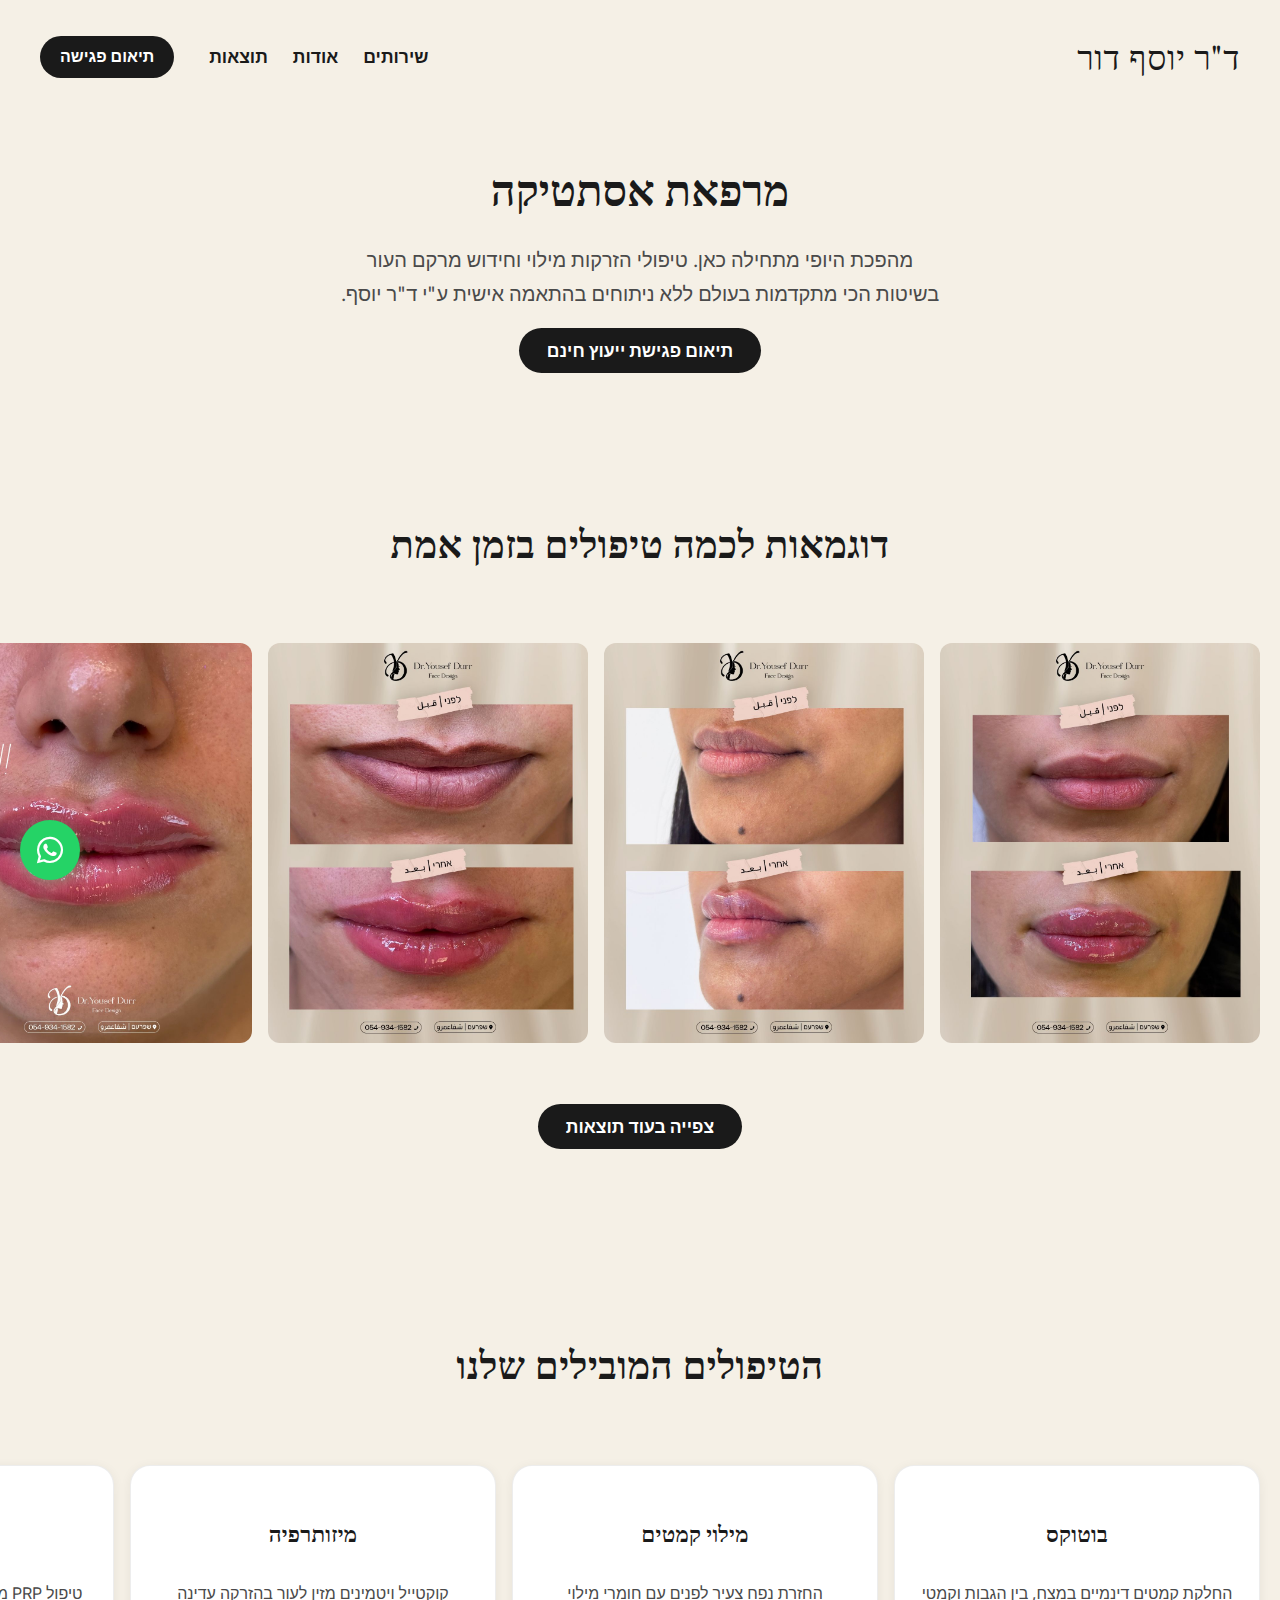
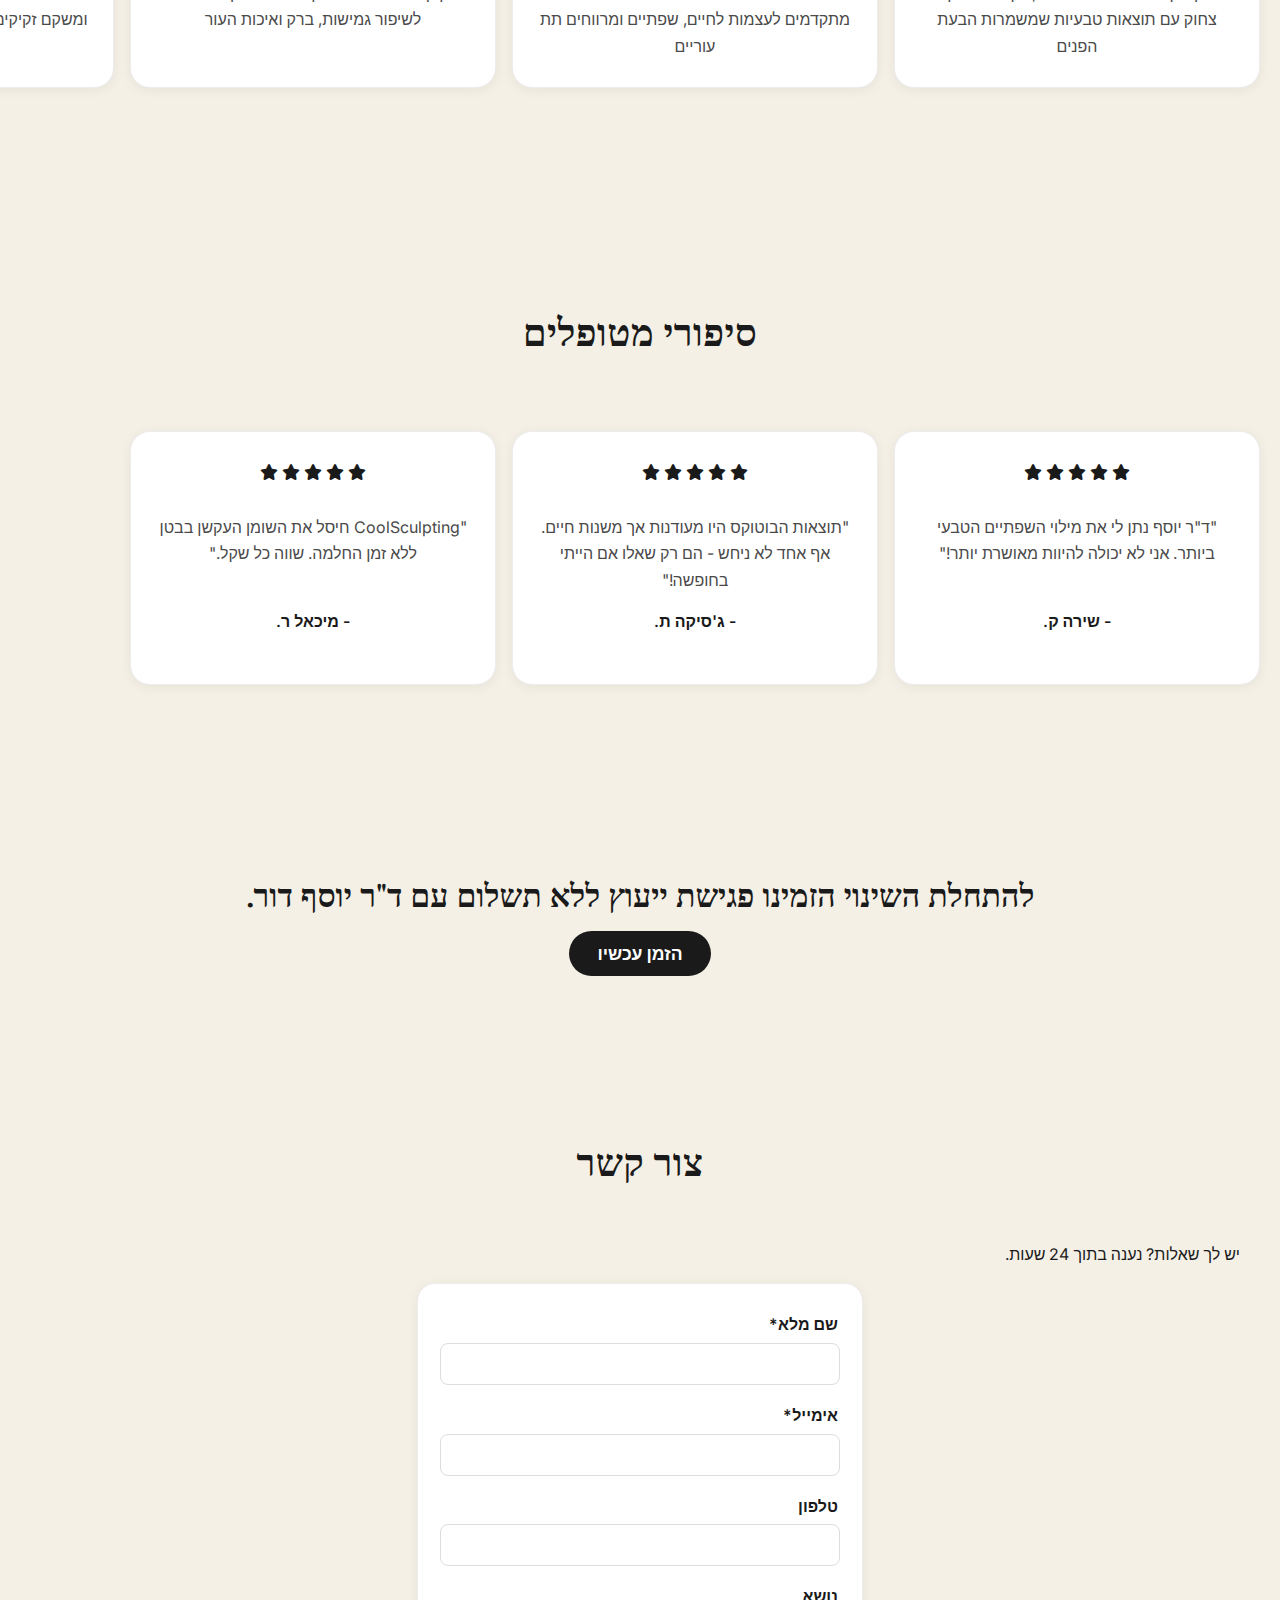
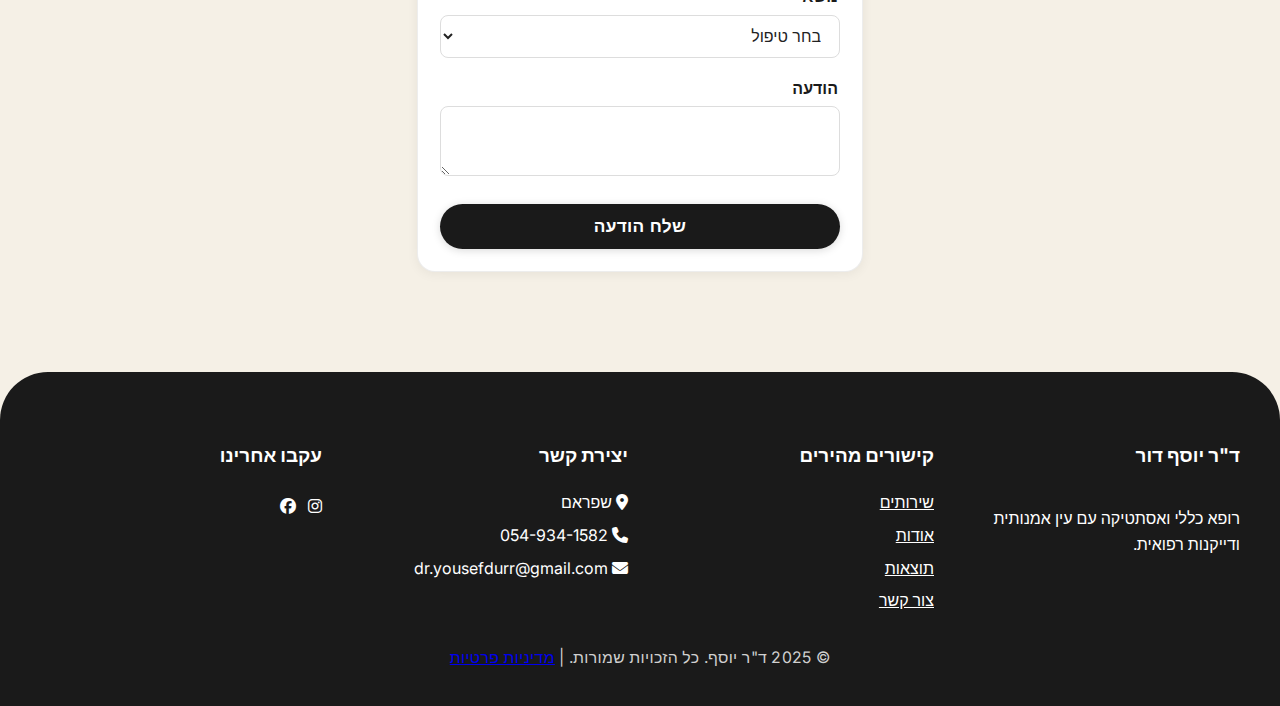
<file: index.html>
<!DOCTYPE html>
<html lang="he" dir="rtl">
<head>
    <meta charset="UTF-8">
    <meta name="viewport" content="width=device-width, initial-scale=1.0">
    <title>ד"ר יוסף | מומחה לאסתטיקה קוסמטית</title>
    <link rel="stylesheet" href="https://cdnjs.cloudflare.com/ajax/libs/font-awesome/6.4.0/css/all.min.css">
    <link rel="stylesheet" href="style.css">
    <link rel="preconnect" href="https://fonts.googleapis.com">
    <link rel="preconnect" href="https://fonts.googleapis.com">
    <link rel="preconnect" href="https://fonts.gstatic.com" crossorigin>
    <link href="https://fonts.googleapis.com/css2?family=EB+Garamond:ital,wght@0,400..800;1,400..800&family=Playfair+Display:ital,wght@0,400..900;1,400..900&family=Inter:wght@300;400;500;600;700&display=swap" rel="stylesheet">
</head>
<body>
    <script src="script.js"></script>
    <!-- Header & Hero -->
    <header>
        <div class="container">
            <nav>
                <div class="logo"><h1> ד"ר יוסף דור</h1> </div>
                <div class="nav-links">
                    <a href="#services">שירותים</a>
                    <a href="#about">אודות</a>
                    <a href="#gallery">תוצאות</a>
                    <a href="#contact" class="btn">תיאום פגישה</a>
                </div>
            </nav>
            <!-- Mobile Hero Image Start -->
            <img src="./pics/newlogo5.11.jpeg" alt="מרפאת אסתטיקה" class="hero-img-mobile">
            <!-- Mobile Hero Image End -->
            <div class="hero-content">
                <h1>מרפאת אסתטיקה</h1>
                <p>מהפכת היופי מתחילה כאן. 
                    טיפולי הזרקות מילוי וחידוש מרקם העור בשיטות הכי מתקדמות בעולם ללא ניתוחים בהתאמה אישית ע"י ד"ר יוסף.
                </p>
                <a href="#contact" class="btn">תיאום פגישת ייעוץ חינם</a>
            </div>
        </div>
    </header>

    <!-- Before & After Gallery -->
    <section class="gallery" id="gallery">
        <div class="container">
            <h2 class="section-title"> דוגמאות לכמה טיפולים בזמן אמת</h2>
        </div>
        <div class="gallery-grid">
                <div class="gallery-item">
                    <img src="pics/WhatsApp%20Image%202025-09-22%20at%2012.29.37%20PM%20(1).jpeg" alt="תוצאות טיפול">
                </div>
                <div class="gallery-item">
                    <img src="pics/WhatsApp%20Image%202025-09-22%20at%2012.29.37%20PM%20(2).jpeg" alt="תוצאות טיפול">
                </div>
                <div class="gallery-item">
                    <img src="pics/WhatsApp%20Image%202025-09-22%20at%2012.29.38%20PM.jpeg" alt="תוצאות טיפול">
                </div>
                <div class="gallery-item">
                    <img src="pics/WhatsApp%20Image%202025-09-22%20at%2012.30.01%20PM.jpeg" alt="תוצאות טיפול">
                </div>
                <div class="gallery-item">
                    <img src="pics/WhatsApp%20Image%202025-09-22%20at%2012.31.25%20PM.jpeg" alt="תוצאות טיפול">
                </div>
                <div class="gallery-item">
                    <img src="pics/WhatsApp%20Image%202025-09-22%20at%2012.31.25%20PM%20(1).jpeg" alt="תוצאות טיפול">
                </div>
                <div class="gallery-item">
                    <img src="pics/WhatsApp%20Image%202025-09-22%20at%2012.31.25%20PM%20(2).jpeg" alt="תוצאות טיפול">
                </div>
                <div class="gallery-item">
                    <img src="pics/WhatsApp%20Image%202025-09-22%20at%2012.31.25%20PM%20(3).jpeg" alt="תוצאות טיפול">
                </div>
                <div class="gallery-item">
                    <img src="pics/WhatsApp%20Image%202025-09-22%20at%2012.31.25%20PM%20(4).jpeg" alt="תוצאות טיפול">
                </div>
                <div class="gallery-item">
                    <img src="pics/WhatsApp%20Image%202025-09-22%20at%2012.31.25%20PM%20(5).jpeg" alt="תוצאות טיפול">
                </div>
                <div class="gallery-item">
                    <img src="pics/WhatsApp%20Image%202025-09-22%20at%2012.31.25%20PM%20(6).jpeg" alt="תוצאות טיפול">
                </div>
                <div class="gallery-item">
                    <img src="pics/WhatsApp%20Image%202025-09-22%20at%2012.31.26%20PM.jpeg" alt="תוצאות טיפול">
                </div>
                <div class="gallery-item">
                    <img src="pics/WhatsApp%20Image%202025-09-22%20at%2012.31.26%20PM%20(1).jpeg" alt="תוצאות טיפול">
                </div>
                <div class="gallery-item">
                    <img src="pics/WhatsApp%20Image%202025-09-22%20at%2012.31.26%20PM%20(2).jpeg" alt="תוצאות טיפול">
                </div>
                <div class="gallery-item">
                    <img src="pics/WhatsApp%20Image%202025-09-22%20at%2012.31.26%20PM%20(3).jpeg" alt="תוצאות טיפול">
                </div>
                <div class="gallery-item">
                    <img src="pics/WhatsApp%20Image%202025-09-22%20at%2012.29.37%20PM.jpeg" alt="תוצאות טיפול">
                </div>
                <div class="gallery-item">
                    <img src="pics/WhatsApp%20Image%202025-09-22%20at%2012.31.26%20PM%20(4).jpeg" alt="תוצאות טיפול">
                </div>
        </div>
        <div class="gallery-btn-container">
            <a href="#contact" class="btn">צפייה בעוד תוצאות</a>
        </div>
    </section>
    
    <!-- Services --> 
    <section class="services" id="services">
        <div class="container">
            <h2 class="section-title">
                הטיפולים המובילים שלנו</h2>
        </div>
        <div class="services-grid">
                <div class="service-card">
                    <h3>בוטוקס</h3>
                    <p>החלקת קמטים דינמיים במצח, בין הגבות וקמטי צחוק עם תוצאות טבעיות שמשמרות הבעת הפנים</p>
                </div>
                <div class="service-card">
                    <h3>מילוי קמטים</h3>
                    <p>החזרת נפח צעיר לפנים עם חומרי מילוי מתקדמים לעצמות לחיים, שפתיים ומרווחים תת עוריים</p>
                </div>
                <div class="service-card">
                    <h3>מיזותרפיה</h3>
                    <p>קוקטייל ויטמינים מזין לעור בהזרקה עדינה לשיפור גמישות, ברק ואיכות העור</p>
                </div>
                <div class="service-card">
                    <h3>פלזמת שיער</h3>
                    <p>טיפול PRP מהפכני הממריץ צמיחת שיער חדש ומשקם זקיקים רדומים באמצעות רכיבים טבעיים מהגוף</p>
                </div>
                <div class="service-card">
                    <h3>בוסטר עור</h3>
                    <p>הזנת העור בלחות אינטנסיבית וקולגן להצערה מיידית ומילוי קמטים עדינים</p>
                </div>
                <div class="service-card">
                    <h3>המסת שומנים בטיפול אחד</h3>
                    <p>שומני תחת סנטר ושומני בטן</p>
                </div>
        </div>
    </section>
    
    <!-- Testimonials -->
    <section class="testimonials">
        <div class="container">
            <h2 class="section-title">
                סיפורי מטופלים</h2>
        </div>
        <div class="testimonial-grid">
                <div class="testimonial-card">
                    <div class="stars">
                        <i class="fas fa-star"></i>
                        <i class="fas fa-star"></i>
                        <i class="fas fa-star"></i>
                        <i class="fas fa-star"></i>
                        <i class="fas fa-star"></i>
                    </div>
                    <p>"ד"ר יוסף נתן לי את מילוי השפתיים הטבעי ביותר. אני לא יכולה להיוות מאושרת יותר!"</p>
                    <h4>- שירה ק.</h4>
                </div>
                <div class="testimonial-card">
                    <div class="stars">
                        <i class="fas fa-star"></i>
                        <i class="fas fa-star"></i>
                        <i class="fas fa-star"></i>
                        <i class="fas fa-star"></i>
                        <i class="fas fa-star"></i>
                    </div>
                    <p>"תוצאות הבוטוקס היו מעודנות אך משנות חיים. אף אחד לא ניחש - הם רק שאלו אם הייתי בחופשה!"</p>
                    <h4>- ג'סיקה ת.</h4>
                </div>
                <div class="testimonial-card">
                    <div class="stars">
                        <i class="fas fa-star"></i>
                        <i class="fas fa-star"></i>
                        <i class="fas fa-star"></i>
                        <i class="fas fa-star"></i>
                        <i class="fas fa-star"></i>
                    </div>
                    <p>"CoolSculpting חיסל את השומן העקשן בבטן ללא זמן החלמה. שווה כל שקל."</p>
                    <h4>- מיכאל ר.</h4>
                </div>
            </div>
        </div>
    </section>
    
    
    <!-- Clinic Tour
    <section class="clinic-tour" id="about">
        <div class="container">
            <h2 class="section-title">
                הקליניקה היוקרתית שלנו</h2>
            <p>חוויה סביבתית סטרילית ונוחה שתוכננה לפרטיות ולרוגע שלך.</p>
            
            <div class="tour-grid">
                <div class="tour-item">
                    <img src="pics/dwriting.jpeg" alt="קבלה בקליניקה">
                    <p>קבלה מרווחת</p>
                </div>
                <div class="tour-item">
                    <img src="pics/de.jpeg" alt="חדר טיפולים">
                    <p>חדר טיפולים פרטי</p>
                </div>
                <div class="tour-item">
                    <img src="pics/docpre.jpeg" alt="חדר לייזר">
                    <p>חדר לייזר וטכנולוגיה</p>
                </div>
            </div>
        </div>
    </section> -->
    
    <!-- CTA -->
    <section class="cta" id="contact">
        <div class="container">
            <h2>להתחלת השינוי הזמינו פגישת ייעוץ ללא תשלום עם ד"ר יוסף דור.</h2>
            <!-- <p>קבע פגישת ייעוץ חינם עם ד"ר יוסף .</p> -->
            <a href="#" class="btn">הזמן עכשיו</a>
        </div>
    </section>
    
    <section class="contact-form" id="contact">
        <div class="container">
            <h2 class="section-title">
                צור קשר</h2>
            <p>יש לך שאלות? נענה בתוך 24 שעות.</p>
            
            <div class="form-container">
                <form id="inquiry-form">
                    <div class="form-group">
                        <label for="name">שם מלא*</label>
                        <input type="text" id="name" name="name" required>
                    </div>
                    
                    <div class="form-group">
                        <label for="email">אימייל*</label>
                        <input type="email" id="email" name="email" required>
                    </div>
                    
                    <div class="form-group">
                        <label for="phone">טלפון</label>
                        <input type="tel" id="phone" name="phone">
                    </div>
                    
                    <div class="form-group">
                        <label for="service">נושא</label>
                        <select id="service" name="service">
                            <option value="">בחר טיפול</option>
                            <option value="Botox">בוטוקס</option>
                            <option value="Fillers">פילר</option>
                            <option value="Skin Rejuvenation">שיקום עור</option>
                            <option value="Body Contouring">עיצוב גוף</option>
                            <option value="Other">אחר</option>
                        </select>
                    </div>
                    
                    <div class="form-group">
                        <label for="message">הודעה</label>
                        <textarea id="message" name="message"></textarea>
                    </div>
                    
                    <button type="submit" class="btn">שלח הודעה</button>
                </form>
                
                <div id="confirmation-message">
                    <h3>תודה על פנייתך!</h3>
                    <p>קיבלנו את הודעתך וניצור איתך קשר בתוך 24 שעות.</p>
                </div>
            </div>
        </div>
    </section>
    
    <!-- Footer -->
    <footer>
        <div class="container">
            <div class="footer-grid">
                <div class="footer-col">
                    <h3>ד"ר יוסף דור </h3>
                    <p>רופא כללי ואסתטיקה  עם עין אמנותית ודייקנות רפואית.</p>
                </div>
                <div class="footer-col">
                    <h3>קישורים מהירים</h3>
                    <ul>
                        <li><a href="#services">שירותים</a></li>
                        <li><a href="#about">אודות</a></li>
                        <li><a href="#gallery">תוצאות</a></li>
                        <li><a href="#contact">צור קשר</a></li>
                    </ul>
                </div>
                <div class="footer-col">
                    <h3>יצירת קשר</h3>
                    <ul>
                        <li><i class="fas fa-map-marker-alt"></i>  שפראם </li>
                        <li><i class="fas fa-phone"></i> 054-934-1582</li>
                        <li><i class="fas fa-envelope"></i> dr.yousefdurr@gmail.com</li>
                    </ul>
                </div>
                <div class="footer-col">
                    <h3>עקבו אחרינו</h3>
                    <div class="social-links">
                        <a href="https://www.instagram.com/dr.yousefdurr?igsh=MW55dGVsNW1hNTR4cg=="><i class="fab fa-instagram"></i></a>
                        <a href="#"><i class="fab fa-facebook"></i></a>
                    </div>
                </div>
            </div>
            <div class="footer-copy">
                <p>&copy; 2025 ד"ר יוסף. כל הזכויות שמורות. | <a href="#">מדיניות פרטיות</a></p>
            </div>
        </div>
    </footer>
    
    <a href="https://wa.me/972549341582" class="whatsapp-float" target="_blank">
        <i class="fab fa-whatsapp"></i>
      </a>
</body>
</html>
</file>
<file: style.css>
/* === General Styles === */
body {
    font-family: 'Inter', 'Manrope', Arial, sans-serif;
    background: #F5F0E6;
    color: #1a1a1a;
    margin: 0;
    padding: 0;
    direction: rtl;
    line-height: 1.6;
}

/* === Header & Hero === */
header {
    background: #F5F0E6;
    padding-bottom: 0;
    position: relative;
    min-height: 400px;
    overflow: hidden;
}
.logo {
    display: flex;
    align-items: center;
    gap: 12px;
}
.logo h1 {
    font-family: 'Playfair Display', 'EB Garamond', serif;
    font-size: 2.1rem;
    margin: 0;
    color: #1a1a1a;
    font-weight: 500;
    letter-spacing: 0.02em;
}
.logo img {
    height: 50px;
    width: auto;
    object-fit: contain;
}
nav {
    display: flex;
    align-items: center;
    justify-content: space-between;
    padding: 30px 0 10px 0;
}
.nav-links {
    display: flex;
    gap: 25px;
    align-items: center;
}
.nav-links a {
    color: #1a1a1a;
    font-weight: 600;
    text-decoration: none;
    font-size: 1.1rem;
    transition: color 0.2s;
}
.nav-links a:hover {
    color: #333;
}
.nav-links .btn {
    background: #1a1a1a;
    color: #fff;
    padding: 8px 20px;
    border-radius: 22px;
    font-size: 1rem;
    font-weight: 700;
    margin-right: 10px;
    transition: background 0.2s;
}
.nav-links .btn:hover {
    background: #333;
}

/* Hero content */
.hero-content {
    max-width: 600px;
    margin: 60px auto 0 auto;
    text-align: center;
    position: relative;
    z-index: 2;
}
.hero-content h1 {
    font-family: 'Playfair Display', 'EB Garamond', serif;
    font-size: 2.7rem;
    color: #1a1a1a;
    margin-bottom: 16px;
    margin-top: 0;
    font-weight: 600;
}
.hero-content p {
    font-size: 1.25rem;
    margin-bottom: 26px;
    color: #4a4a4a;
    line-height: 1.7;
}
.hero-content .btn {
    background: #1a1a1a;
    color: #fff;
    padding: 12px 28px;
    border-radius: 28px;
    font-size: 1.1rem;
    font-weight: 700;
    text-decoration: none;
    transition: background 0.2s;
}
.hero-content .btn:hover {
    background: #333;
}

/* Mobile Hero Image */
.hero-img-mobile {
    display: none;
    width: 100%;
    max-width: 100%;
    margin: 0 auto 20px auto;
    border-radius: 20px;
    box-shadow: 0 8px 32px rgba(0,0,0,0.08);
    object-fit: cover;
}
@media (max-width: 800px) {
    header {
        background: #F5F0E6;
        padding-bottom: 40px;
    }
    .hero-img-mobile {
        display: block;
        position: relative;
        width: 100%;
        max-width: 100%;
        max-height: 500px;
        object-fit: cover;
        margin: 20px auto 30px auto;
        border-radius: 20px;
    }
    .hero-content {
        margin-top: 0;
        position: relative;
        padding: 0 20px;
        background: transparent;
        backdrop-filter: none;
    }
    .hero-content h1 {
        color: #1a1a1a;
        font-size: 2.2rem;
    }
    .hero-content p {
        color: #1a1a1a;
        font-size: 1.1rem;
    }
    nav {
        flex-direction: column;
        gap: 10px;
        padding: 20px 0 10px 0;
    }
    .container {
        display: flex;
        flex-direction: column;
    }
}
@media (min-width: 801px) {
    .hero-img-mobile {
        display: none;
    }
    .hero-content {
        margin-top: 60px;
    }
}

/* === Services Section === */
.services {
    background: #F5F0E6;
    padding: 80px 0 80px 0;
    overflow: hidden;
    width: 100%;
}
.section-title {
    font-family: 'Playfair Display', 'EB Garamond', serif;
    color: #1a1a1a;
    font-size: 2.4rem;
    margin-bottom: 50px;
    text-align: center;
    font-weight: 600;
    letter-spacing: 0.01em;
}
.services-grid {
    display: flex;
    flex-direction: row;
    flex-wrap: nowrap;
    gap: 16px;
    overflow-x: auto;
    overflow-y: hidden;
    padding: 20px;
    scroll-behavior: smooth;
    -webkit-overflow-scrolling: touch;
    scrollbar-width: thin;
    scrollbar-color: rgba(26, 26, 26, 0.3) transparent;
    width: 100%;
}
.services-grid::-webkit-scrollbar {
    height: 8px;
}
.services-grid::-webkit-scrollbar-track {
    background: transparent;
}
.services-grid::-webkit-scrollbar-thumb {
    background: rgba(26, 26, 26, 0.3);
    border-radius: 4px;
}
.services-grid::-webkit-scrollbar-thumb:hover {
    background: rgba(26, 26, 26, 0.5);
}
.service-card {
    flex-shrink: 0;
    flex-basis: 320px;
    width: 320px;
    min-width: 320px;
    background: #fff;
    border-radius: 20px;
    padding: 28px 22px;
    text-align: center;
    transition: all 0.4s cubic-bezier(0.4, 0, 0.2, 1);
    position: relative;
    overflow: hidden;
    border: 1px solid rgba(26, 26, 26, 0.08);
    box-shadow: 0 2px 12px rgba(0, 0, 0, 0.06);
    display: flex;
    flex-direction: column;
    justify-content: flex-start;
}
.service-card::before {
    content: '';
    position: absolute;
    top: 0;
    left: 0;
    right: 0;
    height: 4px;
    background: #1a1a1a;
    transform: scaleX(0);
    transition: transform 0.4s ease;
    transform-origin: left;
}
.service-card:hover {
    transform: translateY(-8px) scale(1.02);
    box-shadow: 0 12px 40px rgba(0, 0, 0, 0.12);
    border-color: rgba(26, 26, 26, 0.15);
}
.service-card:hover::before {
    transform: scaleX(1);
}
.service-card h3 {
    font-size: 1.4rem;
    margin-bottom: 12px;
    color: #1a1a1a;
    font-weight: 600;
    font-family: 'Playfair Display', 'EB Garamond', serif;
    letter-spacing: 0.01em;
}
.service-card p {
    font-size: 1rem;
    color: #4a4a4a;
    margin-bottom: 0;
    line-height: 1.65;
    font-weight: 400;
}
@media (max-width: 768px) {
    .service-card {
        width: 280px !important;
        min-width: 280px !important;
        flex-basis: 280px !important;
        flex-shrink: 0 !important;
        padding: 24px 20px;
    }
    .services-grid {
        gap: 12px;
        padding: 15px;
        flex-wrap: nowrap !important;
        display: flex !important;
        flex-direction: row !important;
    }
    .services .container {
        max-width: 100% !important;
        padding: 0 !important;
    }
    .section-title {
        font-size: 2rem;
        margin-bottom: 40px;
        padding: 0 20px;
    }
}
@media (max-width: 480px) {
    .service-card {
        width: 260px !important;
        min-width: 260px !important;
        flex-basis: 260px !important;
        flex-shrink: 0 !important;
        padding: 22px 18px;
    }
    .service-card h3 {
        font-size: 1.25rem;
        margin-bottom: 10px;
    }
    .service-card p {
        font-size: 0.95rem;
    }
    .services-grid {
        gap: 12px;
        padding: 12px;
        flex-wrap: nowrap !important;
        display: flex !important;
        flex-direction: row !important;
    }
}

/* === Gallery Section === */
.gallery {
    background: #F5F0E6;
    padding: 80px 0 80px 0;
    overflow: hidden;
}
.gallery-grid {
    display: flex;
    flex-direction: row;
    flex-wrap: nowrap;
    gap: 16px;
    overflow-x: auto;
    overflow-y: hidden;
    padding: 20px;
    scroll-behavior: smooth;
    -webkit-overflow-scrolling: touch;
    scrollbar-width: thin;
    scrollbar-color: rgba(26, 26, 26, 0.3) transparent;
    width: 100%;
}
.gallery-grid::-webkit-scrollbar {
    height: 8px;
}
.gallery-grid::-webkit-scrollbar-track {
    background: transparent;
}
.gallery-grid::-webkit-scrollbar-thumb {
    background: rgba(26, 26, 26, 0.3);
    border-radius: 4px;
}
.gallery-grid::-webkit-scrollbar-thumb:hover {
    background: rgba(26, 26, 26, 0.5);
}
.gallery-item {
    position: relative;
    flex-shrink: 0;
    flex-basis: 320px;
    width: 320px;
    min-width: 320px;
    height: 400px;
    overflow: hidden;
    border-radius: 12px;
    cursor: pointer;
    transition: all 0.4s cubic-bezier(0.4, 0, 0.2, 1);
}
.gallery-item::after {
    content: '';
    position: absolute;
    top: 0;
    left: 0;
    right: 0;
    bottom: 0;
    background: linear-gradient(to top, rgba(0,0,0,0.4) 0%, rgba(0,0,0,0) 60%);
    opacity: 0;
    transition: opacity 0.4s ease;
    z-index: 1;
    pointer-events: none;
}
.gallery-item:hover {
    transform: scale(1.05);
    z-index: 2;
}
.gallery-item:hover::after {
    opacity: 1;
}
.gallery-item img {
    width: 100%;
    height: 100%;
    object-fit: cover;
    display: block;
    transition: transform 0.6s cubic-bezier(0.4, 0, 0.2, 1);
}
.gallery-item:hover img {
    transform: scale(1.1);
}
@media (max-width: 768px) {
    .gallery-item {
        width: 280px;
        min-width: 280px;
        flex-basis: 280px;
        height: 350px;
    }
    .gallery-grid {
        gap: 12px;
        padding: 15px;
        flex-wrap: nowrap;
    }
}
@media (max-width: 480px) {
    .gallery-item {
        width: 250px;
        min-width: 250px;
        flex-basis: 250px;
        height: 320px;
    }
    .gallery-grid {
        gap: 12px;
        padding: 12px;
        flex-wrap: nowrap;
    }
}
.gallery-btn-container {
    text-align: center;
    margin-top: 50px;
    padding: 0 20px;
}

/* === Testimonials === */
.testimonials {
    background: #F5F0E6;
    padding: 80px 0 80px 0;
    overflow: hidden;
    width: 100%;
}
.testimonial-grid {
    display: flex;
    flex-direction: row;
    flex-wrap: nowrap;
    gap: 16px;
    overflow-x: auto;
    overflow-y: hidden;
    padding: 20px;
    scroll-behavior: smooth;
    -webkit-overflow-scrolling: touch;
    scrollbar-width: thin;
    scrollbar-color: rgba(26, 26, 26, 0.3) transparent;
    width: 100%;
}
.testimonial-grid::-webkit-scrollbar {
    height: 8px;
}
.testimonial-grid::-webkit-scrollbar-track {
    background: transparent;
}
.testimonial-grid::-webkit-scrollbar-thumb {
    background: rgba(26, 26, 26, 0.3);
    border-radius: 4px;
}
.testimonial-grid::-webkit-scrollbar-thumb:hover {
    background: rgba(26, 26, 26, 0.5);
}
.testimonial-card {
    flex-shrink: 0;
    flex-basis: 320px;
    width: 320px;
    min-width: 320px;
    background: #fff;
    border-radius: 20px;
    padding: 28px 22px;
    box-shadow: 0 2px 12px rgba(0,0,0,0.06);
    text-align: center;
    transition: all 0.4s cubic-bezier(0.4, 0, 0.2, 1);
    border: 1px solid rgba(26, 26, 26, 0.08);
    display: flex;
    flex-direction: column;
    justify-content: flex-start;
}
.testimonial-card:hover {
    transform: translateY(-8px) scale(1.02);
    box-shadow: 0 12px 40px rgba(0, 0, 0, 0.12);
    border-color: rgba(26, 26, 26, 0.15);
}
.testimonial-card p {
    color: #4a4a4a;
    line-height: 1.65;
    font-size: 1rem;
    margin-bottom: 0;
    flex-grow: 1;
}
.testimonial-card h4 {
    color: #1a1a1a;
    margin-top: 16px;
    font-weight: 600;
    font-size: 1rem;
}
.stars {
    color: #1a1a1a;
    margin-bottom: 12px;
    font-size: 1rem;
}
@media (max-width: 768px) {
    .testimonial-card {
        width: 280px !important;
        min-width: 280px !important;
        flex-basis: 280px !important;
        flex-shrink: 0 !important;
        padding: 24px 20px;
    }
    .testimonial-grid {
        gap: 12px;
        padding: 15px;
        flex-wrap: nowrap !important;
        display: flex !important;
        flex-direction: row !important;
    }
    .testimonials .container {
        max-width: 100% !important;
        padding: 0 !important;
    }
    .testimonials .section-title {
        padding: 0 20px;
    }
}
@media (max-width: 480px) {
    .testimonial-card {
        width: 260px !important;
        min-width: 260px !important;
        flex-basis: 260px !important;
        flex-shrink: 0 !important;
        padding: 22px 18px;
    }
    .testimonial-card p {
        font-size: 0.95rem;
    }
    .testimonial-card h4 {
        font-size: 0.95rem;
        margin-top: 14px;
    }
    .stars {
        font-size: 0.95rem;
        margin-bottom: 10px;
    }
    .testimonial-grid {
        gap: 12px;
        padding: 12px;
        flex-wrap: nowrap !important;
        display: flex !important;
        flex-direction: row !important;
    }
}

/* === Footer, CTA, Forms, Buttons, etc. === */
footer {
    background: #1a1a1a;
    color: #fff;
    padding: 50px 0 20px 0;
    text-align: center;
    margin-top: 50px;
    border-top-left-radius: 48px;
    border-top-right-radius: 48px;
}
.footer-grid {
    display: grid;
    grid-template-columns: repeat(auto-fit, minmax(200px, 1fr));
    gap: 30px 24px;
    margin-bottom: 24px;
    text-align: right;
}
.footer-col {
    display: flex;
    flex-direction: column;
    gap: 10px;
}
.footer-col h3 {
    font-size: 1.18rem;
    color: #fff;
    margin-bottom: 9px;
}
.footer-col ul {
    list-style: none;
    padding: 0;
    margin: 0;
}
.footer-col ul li {
    margin-bottom: 7px;
}
.footer-col a {
    color: #fff;
    text-decoration: underline;
    font-size: 1rem;
    transition: color 0.2s;
}
.footer-col a:hover {
    color: #d0d0d0;
}
.social-links {
    display: flex;
    gap: 12px;
    margin-top: 4px;
}
@media (max-width: 700px) {
    .footer-grid {
        grid-template-columns: 1fr 1fr;
    }
}
@media (max-width: 500px) {
    .footer-grid {
        grid-template-columns: 1fr;
    }
}
.footer-logo {
    font-family: 'EB Garamond', serif;
    font-size: 1.7rem;
    color: #fff;
    margin-bottom: 12px;
    display: block;
}
.footer-links {
    margin: 18px 0 8px 0;
    display: flex;
    flex-wrap: wrap;
    gap: 22px;
    justify-content: center;
}
.footer-links a {
    color: #fff;
    text-decoration: underline;
    font-size: 1rem;
    transition: color 0.2s;
}
.footer-links a:hover {
    color: #d0d0d0;
}
.footer-social {
    margin: 12px 0 16px 0;
}
.footer-social a {
    display: inline-block;
    margin: 0 7px;
    color: #fff;
    font-size: 1.35rem;
    transition: color 0.2s;
}
.footer-social a:hover {
    color: #d0d0d0;
}
.footer-copy {
    font-size: 0.99rem;
    color: #d0d0d0;
    margin-top: 8px;
    letter-spacing: .02em;
}

/* Buttons */
.btn {
    background: #1a1a1a;
    color: #fff;
    padding: 12px 28px;
    border-radius: 28px;
    font-size: 1.1rem;
    font-weight: 700;
    text-decoration: none;
    border: none;
    cursor: pointer;
    transition: background 0.2s, transform 0.2s;
}
.btn:hover {
    background: #333;
    transform: translateY(-1px);
}

/* Responsive tweaks for grid layouts */
@media (max-width: 600px) {
    .services-grid, .testimonial-grid {
        flex-direction: column;
        gap: 10px;
    }
    .service-card, .testimonial-card {
        max-width: 99vw;
    }
}

.container {
    max-width: 1200px;
    margin: 0 auto;
    padding: 0 18px;
}

/* === Contact Form Section === */
.contact-form {
    background: #F5F0E6;
    padding: 70px 0 50px 0;
    min-height: 500px;
}

.form-container {
    max-width: 400px;
    margin: 0 auto;
    background: #fff;
    border-radius: 18px;
    box-shadow: 0 2px 12px rgba(0,0,0,0.06);
    padding: 28px 22px 22px 22px;
    display: flex;
    flex-direction: column;
    gap: 0;
    border: 1px solid rgba(26, 26, 26, 0.08);
}

.form-group {
    display: flex;
    flex-direction: column;
    align-items: stretch;
    margin-bottom: 18px;
}

.form-group label {
    font-weight: 600;
    color: #1a1a1a;
    font-size: 1rem;
    margin-bottom: 5px;
    text-align: right;
    padding-right: 2px;
}

.form-group input,
.form-group select,
.form-group textarea {
    padding: 11px 14px;
    border: 1.5px solid #ddd;
    border-radius: 8px;
    font-size: 1rem;
    background: #fff;
    transition: border 0.2s, box-shadow 0.2s;
    margin-bottom: 0;
    width: 100%;
    box-sizing: border-box;
    text-align: right;
    direction: rtl;
    color: #222;
}

.form-group input:focus,
.form-group select:focus,
.form-group textarea:focus {
    outline: none;
    border: 1.5px solid #1a1a1a;
    background: #fff;
    box-shadow: 0 0 0 3px rgba(26, 26, 26, 0.1);
}

.form-group textarea {
    min-height: 70px;
    resize: vertical;
}

button.btn {
    font-size: 1.08rem;
    padding: 12px 0;
    width: 100%;
    border-radius: 28px;
    margin-top: 10px;
    background: #1a1a1a;
    color: #fff;
    font-weight: bold;
    border: none;
    transition: background 0.2s, transform 0.2s;
    box-shadow: 0 1.5px 8px rgba(0,0,0,0.15);
    letter-spacing: 0.02em;
}

button.btn:hover {
    background: #333;
    transform: translateY(-1px);
    box-shadow: 0 2px 12px rgba(0,0,0,0.2);
}

#confirmation-message {
    display: none; /* Set to block on submit via JS */
    text-align: center;
    background: #F5F0E6;
    color: #1a1a1a;
    border-radius: 8px;
    padding: 16px;
    margin-top: 22px;
    font-size: 1.12rem;
    font-weight: 600;
    border: 1px solid #ddd;
}

@media (max-width: 600px) {
    .form-container {
        max-width: 97vw;
        padding: 12px 3vw 12px 3vw;
    }
}

/* === CTA Section === */
.cta {
    background: #F5F0E6;
    padding: 60px 0;
    text-align: center;
}
.cta h2 {
    font-family: 'Playfair Display', 'EB Garamond', serif;
    color: #1a1a1a;
    font-size: 2rem;
    margin-bottom: 24px;
    line-height: 1.4;
    font-weight: 600;
}

/* === WhatsApp Float Button === */
.whatsapp-float {
    position: fixed;
    width: 60px;
    height: 60px;
    bottom: 20px;
    left: 20px;
    background: #25D366;
    color: #fff;
    border-radius: 50%;
    text-align: center;
    font-size: 30px;
    box-shadow: 0 4px 16px rgba(37, 211, 102, 0.4);
    z-index: 1000;
    display: flex;
    align-items: center;
    justify-content: center;
    text-decoration: none;
    transition: transform 0.2s, box-shadow 0.2s;
}
.whatsapp-float:hover {
    transform: scale(1.1);
    box-shadow: 0 6px 20px rgba(37, 211, 102, 0.5);
}
.whatsapp-float i {
    color: #fff;
}
</file>
